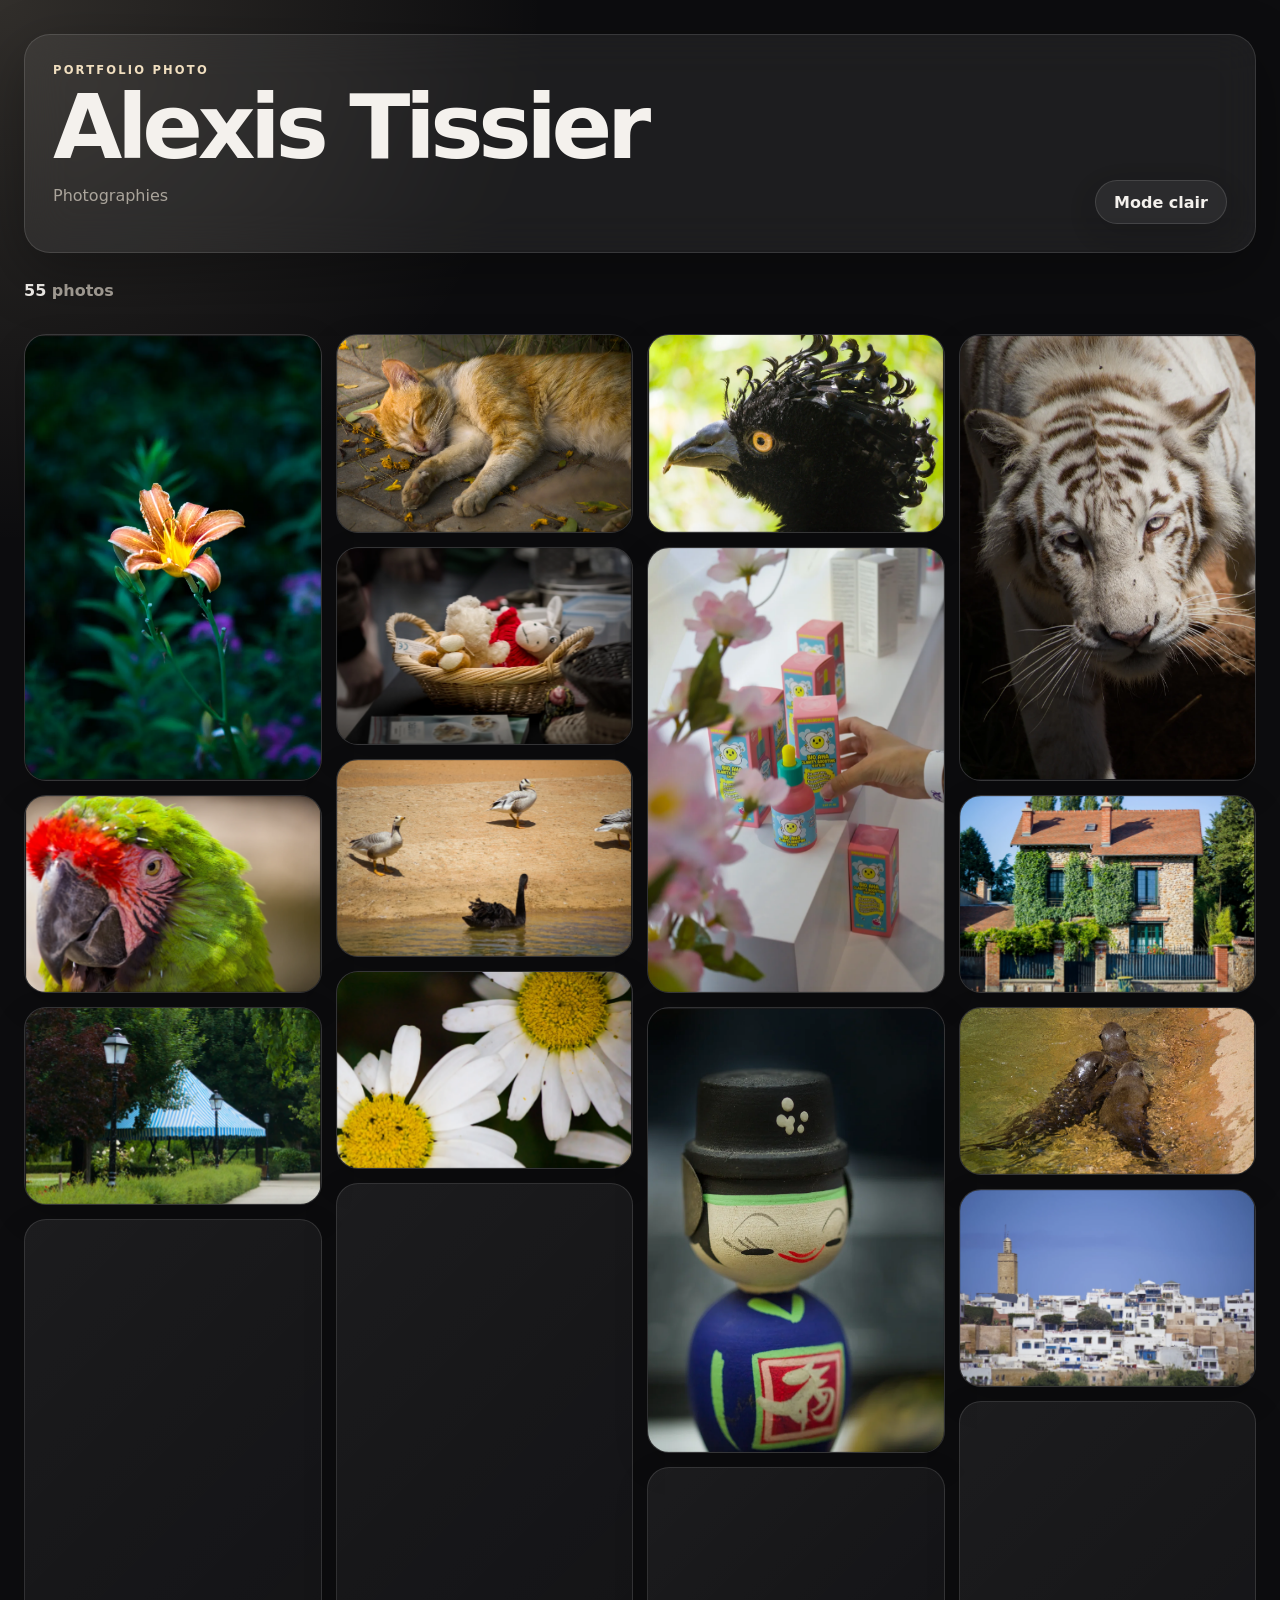
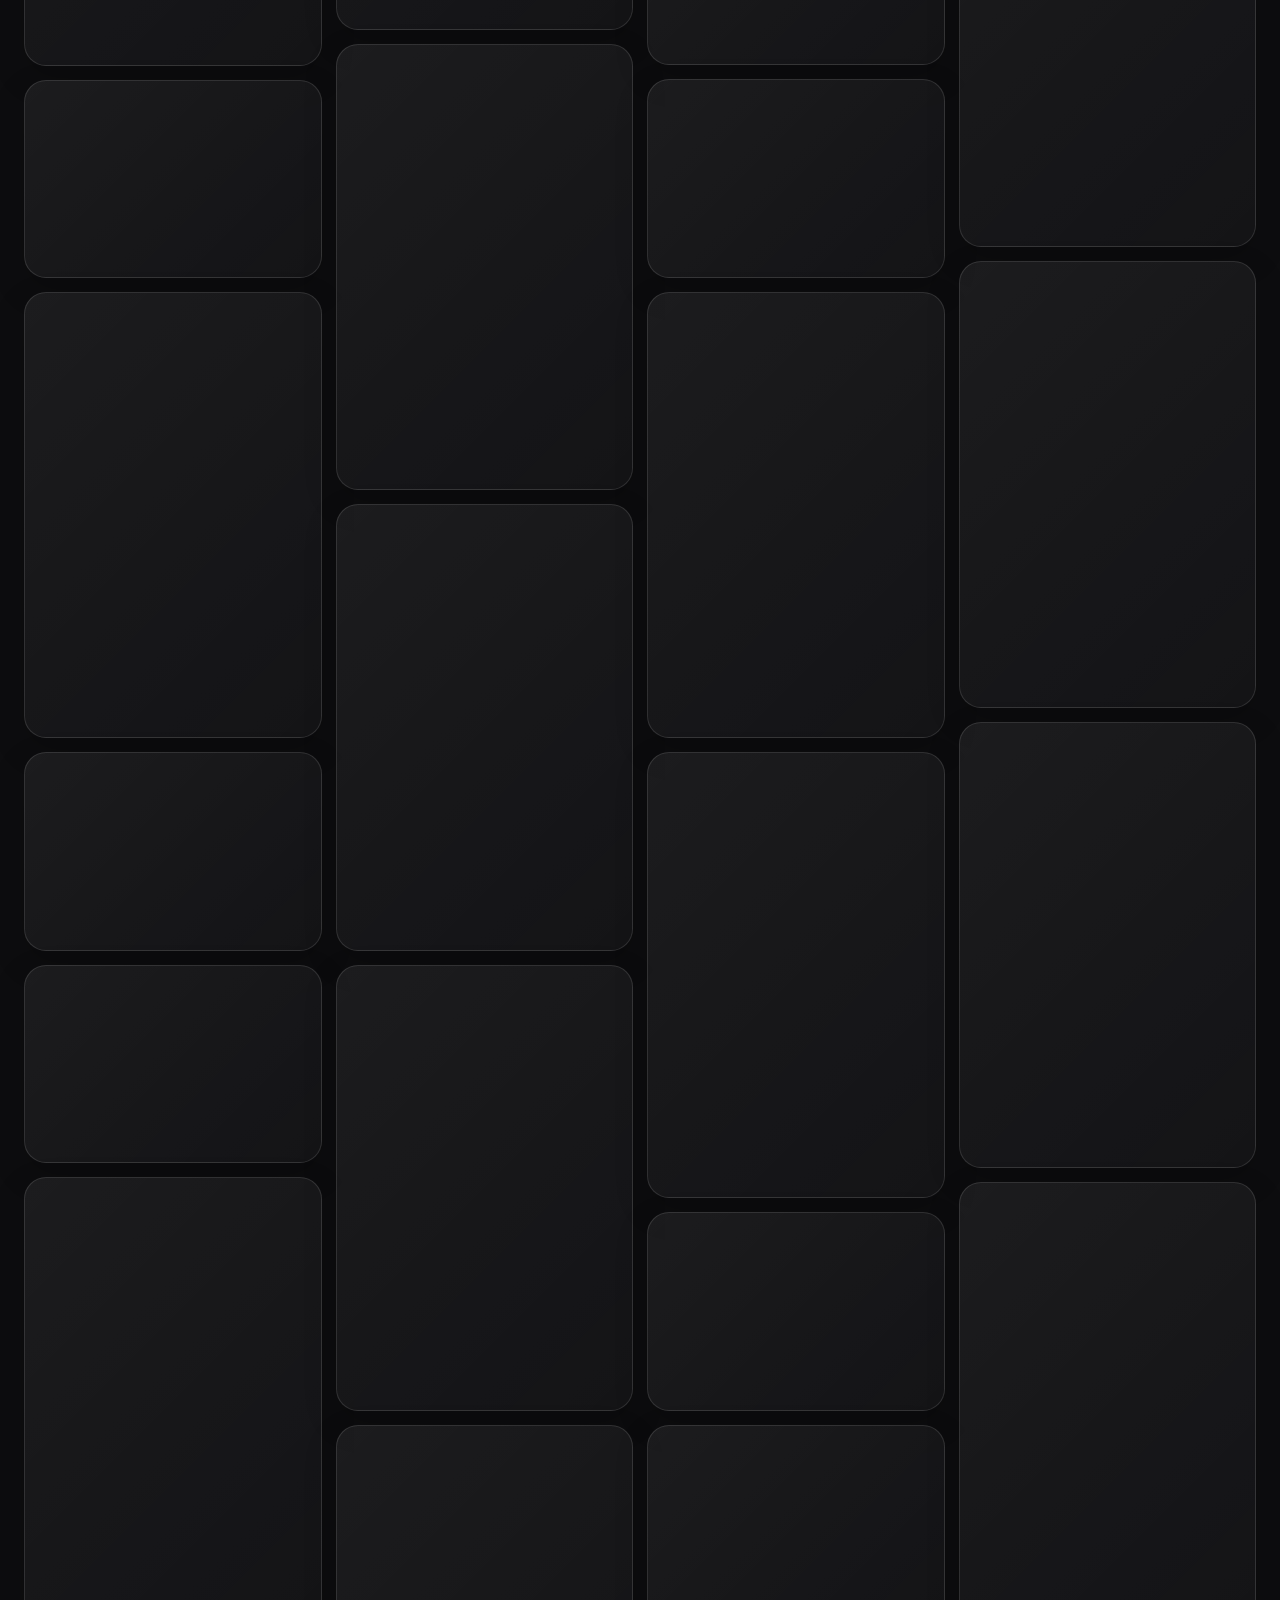
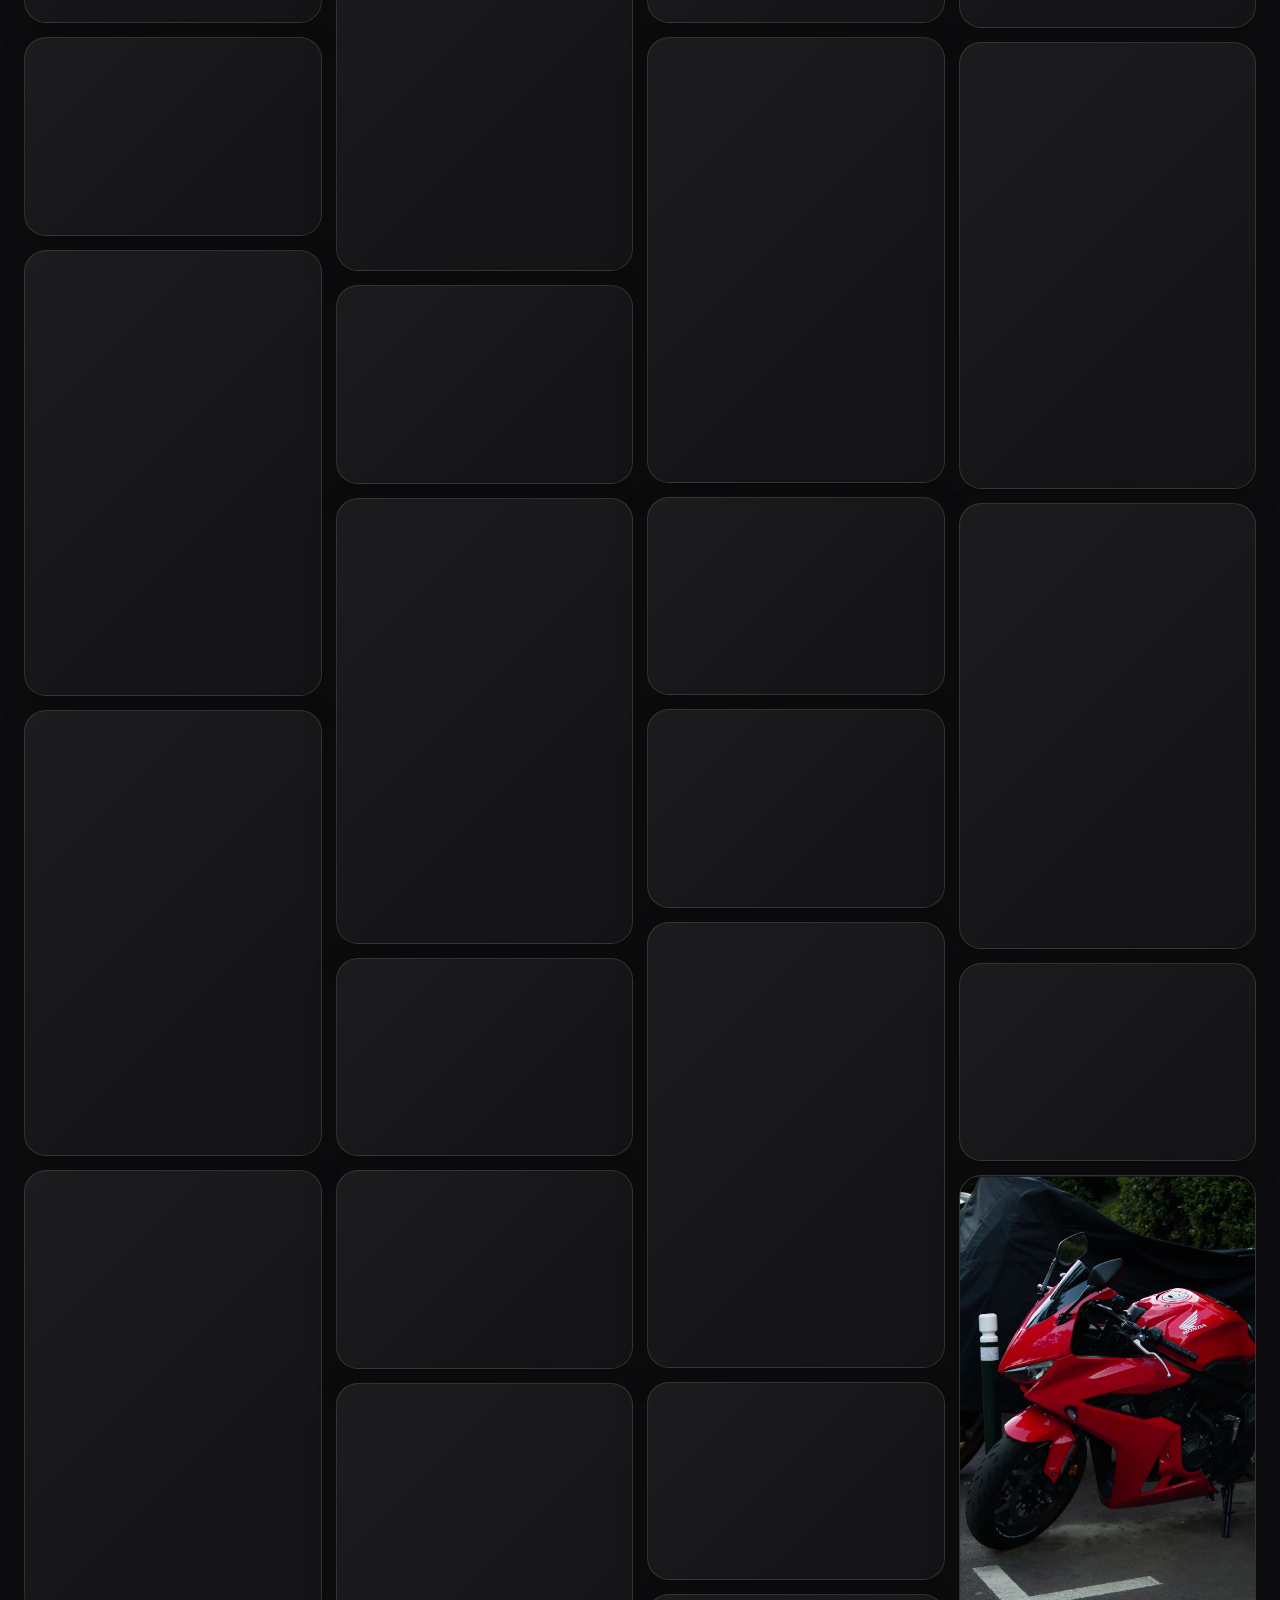
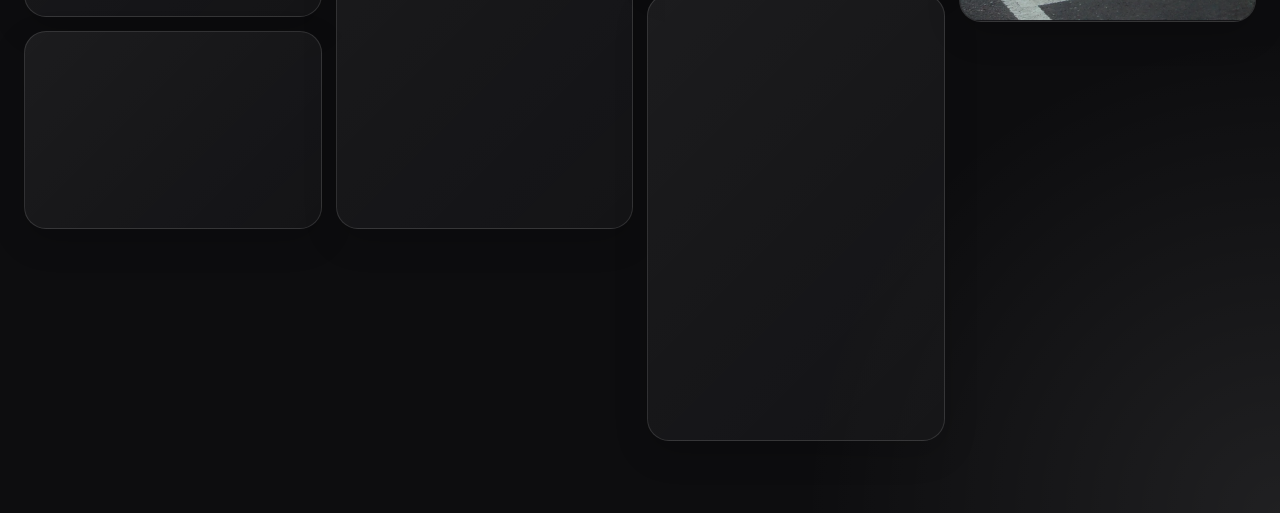
<file: docs/index.html>
<!doctype html>
<html lang="fr">
<head>
  <meta charset="utf-8" />
  <meta name="viewport" content="width=device-width, initial-scale=1" />
  <title>Portfolio photo</title>
  <meta name="description" content="Portfolio photo public." />
  <link rel="stylesheet" href="static/style.css" />
</head>
<body>
  <main class="app-shell">
    <header class="hero">
      <div>
        <p class="eyebrow">Portfolio photo</p>
        <h1>Alexis Tissier</h1>
        <p class="muted">Photographies</p>
      </div>
      <div class="hero-actions">
        <button id="themeToggle" class="ghost-btn" type="button">Mode clair</button>
      </div>
    </header>

    <section class="stats">
      <span id="photoCount">0</span> photos
    </section>

    <section id="gallery" class="gallery"></section>

    <section id="emptyState" class="empty-state hidden">
      <h2>Aucune photo publiée</h2>
      <p class="muted">Ajoute des photos dans <code>A_publier/</code>, puis lance <code>python export_public.py</code>.</p>
    </section>
  </main>

  <div id="lightbox" class="lightbox hidden" aria-hidden="true">
    <button id="closeLightbox" class="lightbox-close" type="button" aria-label="Fermer">×</button>
    <button id="prevPhoto" class="lightbox-nav lightbox-prev" type="button" aria-label="Photo précédente">‹</button>
    <figure>
      <img id="lightboxImage" alt="" />
      <figcaption>
        <strong id="lightboxTitle"></strong>
        <span id="lightboxMeta"></span>
      </figcaption>
    </figure>
    <button id="nextPhoto" class="lightbox-nav lightbox-next" type="button" aria-label="Photo suivante">›</button>
  </div>

  <script src="static/script.js"></script>
</body>
</html>
</file>
<file: docs/static/style.css>
:root {
  --bg: #0d0d0f;
  --panel: rgba(255, 255, 255, 0.065);
  --panel-strong: rgba(255, 255, 255, 0.11);
  --text: #f4f1ed;
  --muted: #aaa49b;
  --line: rgba(255, 255, 255, 0.12);
  --accent: #f1dfc0;
  --accent-text: #15120f;
  --shadow: 0 20px 60px rgba(0, 0, 0, 0.32);
  --radius: 26px;
}

body.light {
  --bg: #f6f3ee;
  --panel: rgba(255, 255, 255, 0.78);
  --panel-strong: #ffffff;
  --text: #181614;
  --muted: #6d655d;
  --line: rgba(20, 20, 20, 0.12);
  --accent: #191715;
  --accent-text: #fff8ee;
  --shadow: 0 24px 70px rgba(54, 45, 35, 0.12);
}

* {
  box-sizing: border-box;
}

html {
  scroll-behavior: smooth;
}

body {
  margin: 0;
  min-height: 100vh;
  background:
    radial-gradient(circle at top left, rgba(241, 223, 192, 0.16), transparent 34rem),
    radial-gradient(circle at bottom right, rgba(255, 255, 255, 0.08), transparent 30rem),
    var(--bg);
  color: var(--text);
  font-family: Inter, ui-sans-serif, system-ui, -apple-system, BlinkMacSystemFont, "Segoe UI", sans-serif;
}

button {
  font: inherit;
  cursor: pointer;
}

.hero-actions {
  display: flex;
  align-items: center;
  justify-content: flex-end;
  gap: 12px;
}

.app-shell {
  width: min(1480px, calc(100% - 48px));
  margin: 0 auto;
  padding: 34px 0 72px;
}

.hero {
  display: flex;
  align-items: flex-end;
  justify-content: space-between;
  gap: 24px;
  margin-bottom: 28px;
  padding: 28px;
  border: 1px solid var(--line);
  border-radius: var(--radius);
  background: var(--panel);
  box-shadow: var(--shadow);
  backdrop-filter: blur(22px);
}

.eyebrow {
  margin: 0 0 10px;
  color: var(--accent);
  font-size: 0.72rem;
  font-weight: 800;
  letter-spacing: 0.19em;
  text-transform: uppercase;
}

.hero h1 {
  margin: 0;
  font-size: clamp(2.4rem, 7vw, 6rem);
  line-height: 0.9;
  letter-spacing: -0.06em;
}

.muted {
  color: var(--muted);
  line-height: 1.55;
}

.ghost-btn {
  min-height: 44px;
  display: inline-flex;
  align-items: center;
  justify-content: center;
  gap: 8px;
  border: 1px solid var(--line);
  border-radius: 999px;
  padding: 0 18px;
  background: var(--panel);
  color: var(--text);
  font-weight: 800;
  text-decoration: none;
  white-space: nowrap;
  box-shadow: 0 10px 30px rgba(0, 0, 0, 0.14);
  transition: transform 0.16s ease, background 0.16s ease, border-color 0.16s ease, opacity 0.16s ease;
}

.ghost-btn:hover {
  transform: translateY(-1px);
  background: var(--panel-strong);
  border-color: var(--accent);
}

.stats {
  color: var(--muted);
  font-weight: 850;
  margin: 0 0 34px;
}

.stats span {
  color: var(--text);
}

.gallery {
  margin-top: 10px;
}

.masonry {
  display: grid;
  grid-template-columns: repeat(4, minmax(0, 1fr));
  gap: 14px;
  align-items: start;
}

.masonry-column {
  display: grid;
  gap: 14px;
  align-content: start;
  min-width: 0;
}

.photo-card {
  position: relative;
  display: block;
  width: 100%;
  margin: 0;
  padding: 0;
  overflow: hidden;
  border: 1px solid var(--line);
  border-radius: 22px;
  background:
    linear-gradient(135deg, rgba(255, 255, 255, 0.055), rgba(255, 255, 255, 0.018)),
    rgba(18, 18, 20, 0.45);
  box-shadow: 0 12px 34px rgba(0, 0, 0, 0.16);
  isolation: isolate;
}

body.light .photo-card {
  background:
    linear-gradient(135deg, rgba(0, 0, 0, 0.045), rgba(0, 0, 0, 0.015)),
    rgba(255, 255, 255, 0.72);
}

.photo-card img {
  display: block;
  width: 100%;
  height: 100%;
  object-fit: contain;
  opacity: 0;
  backface-visibility: hidden;
  transition: opacity 0.22s ease, transform 0.35s ease;
}

.photo-card.is-loaded img {
  opacity: 1;
}

.photo-card:hover img {
  transform: scale(1.018);
}

.photo-caption {
  position: absolute;
  left: 0;
  right: 0;
  bottom: 0;
  padding: 42px 14px 14px;
  background: linear-gradient(transparent, rgba(0, 0, 0, 0.64));
  color: white;
  opacity: 0;
  transform: translateY(12px);
  transition: opacity 0.24s ease, transform 0.24s ease;
  pointer-events: none;
}

.photo-card:hover .photo-caption {
  opacity: 1;
  transform: translateY(0);
}

.photo-caption strong {
  display: block;
  overflow: hidden;
  text-overflow: ellipsis;
  white-space: nowrap;
  font-size: 0.88rem;
}

.empty-state {
  text-align: center;
  max-width: 760px;
  margin: 36px auto;
  padding: 32px;
  border: 1px solid var(--line);
  border-radius: var(--radius);
  background: var(--panel);
}

.hidden {
  display: none !important;
}

body.lightbox-open {
  overflow: hidden;
}

.lightbox {
  position: fixed;
  inset: 0;
  z-index: 100;
  display: grid;
  place-items: center;
  padding: 0;
  background: rgba(0, 0, 0, 0.9);
}

.lightbox figure {
  margin: 0;
  width: min(1320px, 92vw);
  height: 100vh;
  display: flex;
  align-items: center;
  justify-content: center;
  pointer-events: none;
}

.lightbox img {
  display: block;
  max-width: min(1320px, 92vw);
  max-height: 88vh;
  object-fit: contain;
  border-radius: 14px;
  box-shadow: 0 24px 90px rgba(0, 0, 0, 0.55);
  pointer-events: auto;
}

.lightbox figcaption {
  display: none;
}

.lightbox-close,
.lightbox-nav {
  position: fixed;
  z-index: 120;
  display: flex;
  align-items: center;
  justify-content: center;
  padding: 0;
  margin: 0;
  border: 0;
  background: transparent;
  color: rgba(255, 255, 255, 0.76);
  box-shadow: none;
  backdrop-filter: none;
  appearance: none;
  font-size: 0;
  line-height: 1;
  transition: color 0.16s ease, opacity 0.16s ease, transform 0.16s ease;
}

.lightbox-close {
  top: 22px;
  right: 24px;
  width: 44px;
  height: 44px;
  opacity: 0.78;
  z-index: 140;
}

.lightbox-close::before {
  content: "×";
  font-family: Arial, Helvetica, sans-serif;
  font-size: 36px;
  font-weight: 200;
  line-height: 1;
  transform: translateY(-2px);
  pointer-events: none;
}

.lightbox-close:hover {
  opacity: 1;
  color: #fff;
  transform: scale(1.04);
}

.lightbox-nav {
  top: 0;
  bottom: 0;
  width: 22vw;
  height: 100vh;
  opacity: 0.42;
  z-index: 115;
}

.lightbox-nav::before {
  position: absolute;
  top: 50%;
  font-family: Arial, Helvetica, sans-serif;
  font-size: clamp(3.2rem, 6vw, 5.4rem);
  font-weight: 200;
  line-height: 1;
  transform: translateY(-52%);
  pointer-events: none;
}

.lightbox-prev {
  left: 0;
}

.lightbox-prev::before {
  content: "‹";
  left: clamp(18px, 3vw, 48px);
}

.lightbox-next {
  right: 0;
}

.lightbox-next::before {
  content: "›";
  right: clamp(18px, 3vw, 48px);
}

.lightbox-nav:hover {
  opacity: 1;
  color: #fff;
}

.lightbox-nav:focus-visible,
.lightbox-close:focus-visible {
  outline: 2px solid rgba(255, 255, 255, 0.72);
  outline-offset: 4px;
}

@media (max-width: 1100px) {
  .masonry {
    grid-template-columns: repeat(3, minmax(0, 1fr));
  }

  .hero {
    align-items: stretch;
    flex-direction: column;
  }

  .hero-actions {
    justify-content: flex-start;
  }
}

@media (max-width: 800px) {
  .app-shell {
    width: min(100% - 28px, 1480px);
    padding-top: 18px;
  }

  .masonry {
    grid-template-columns: repeat(2, minmax(0, 1fr));
  }

  .lightbox-nav {
    width: 26vw;
  }
}

@media (max-width: 520px) {
  .masonry {
    grid-template-columns: 1fr;
  }
}
</file>
